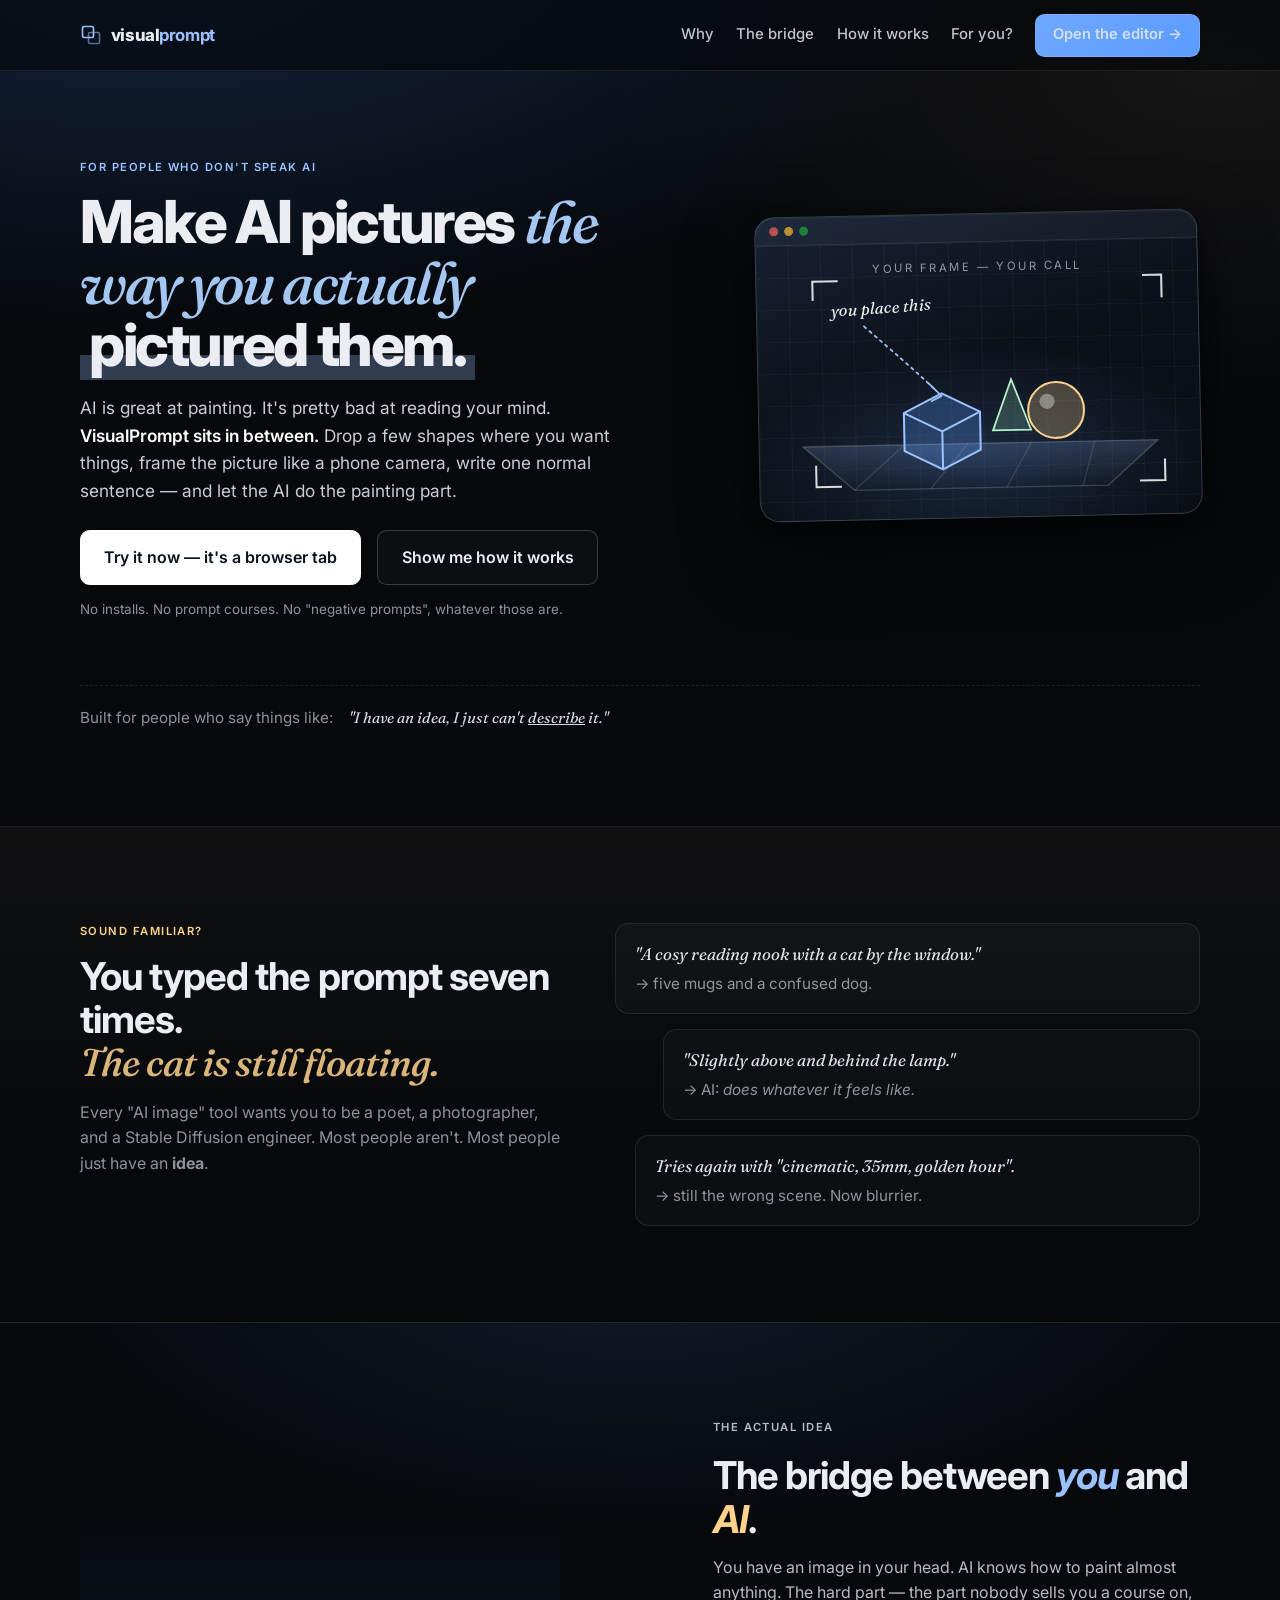
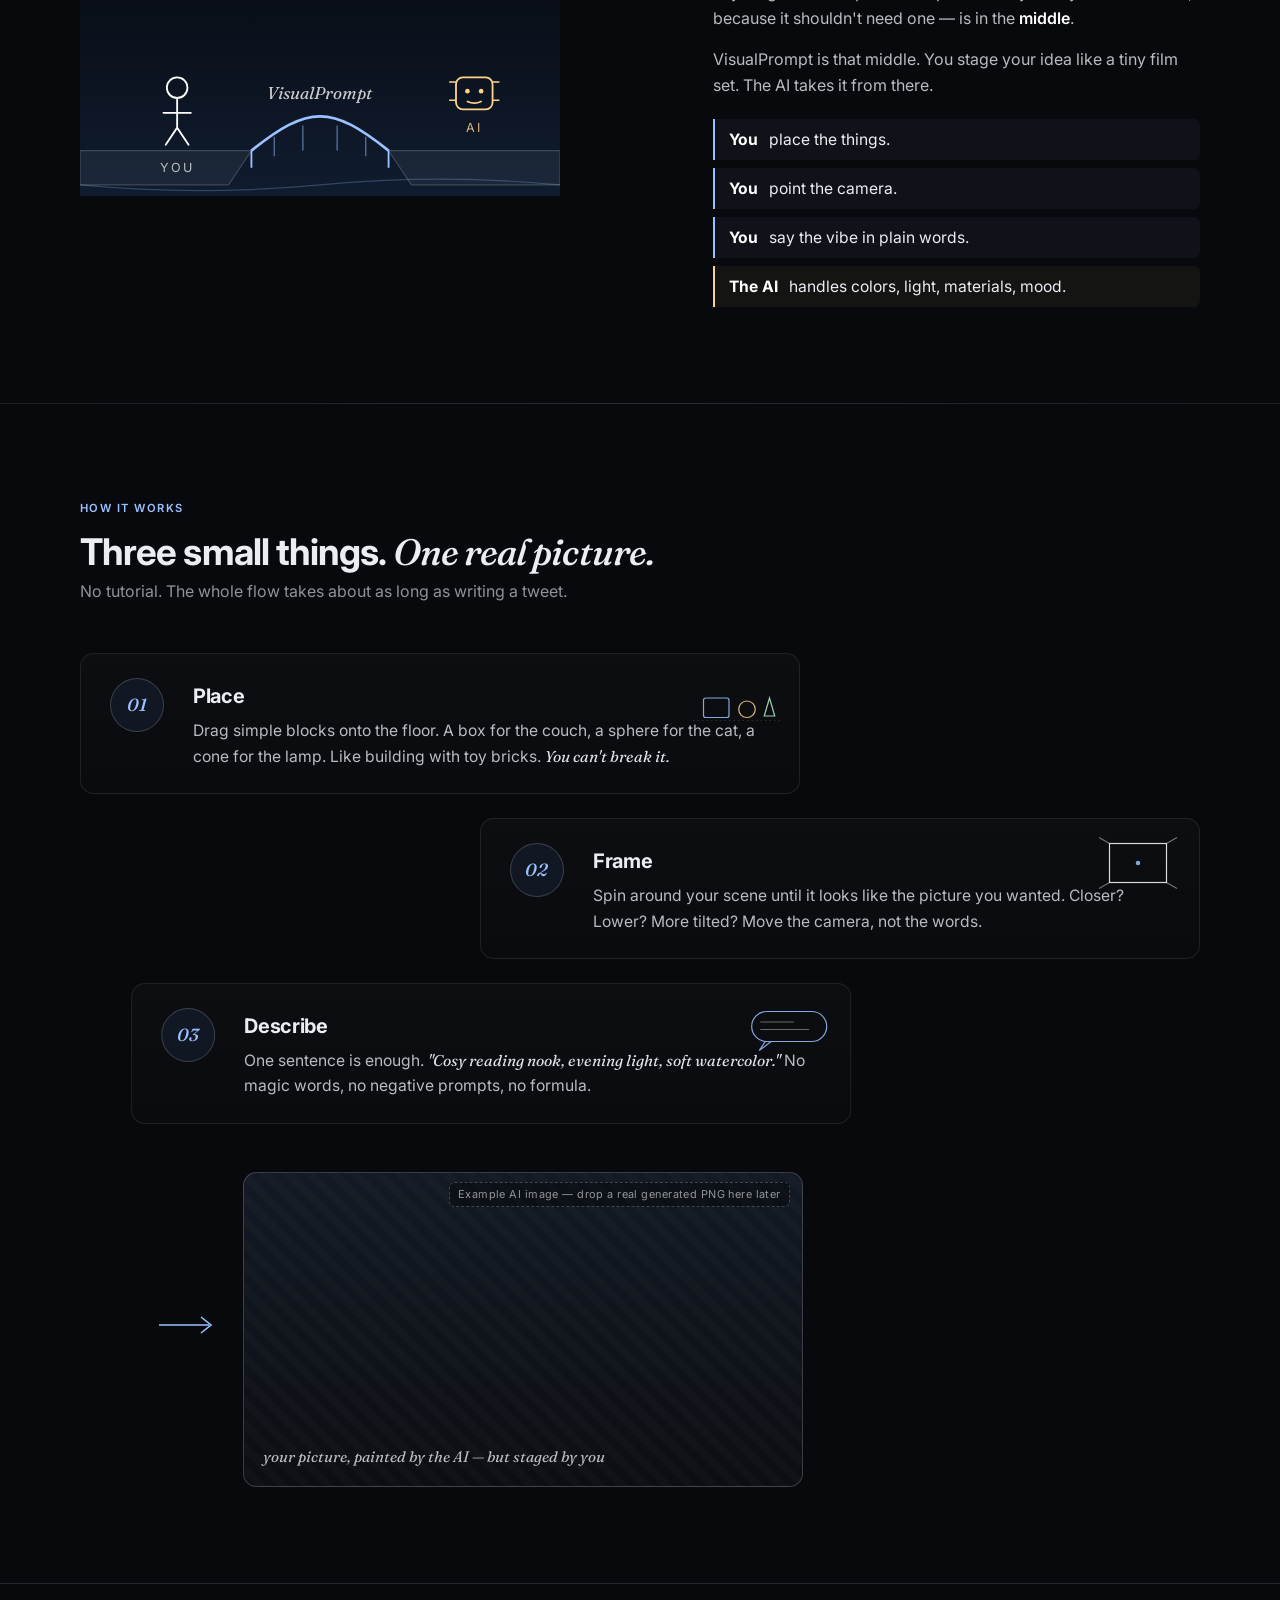
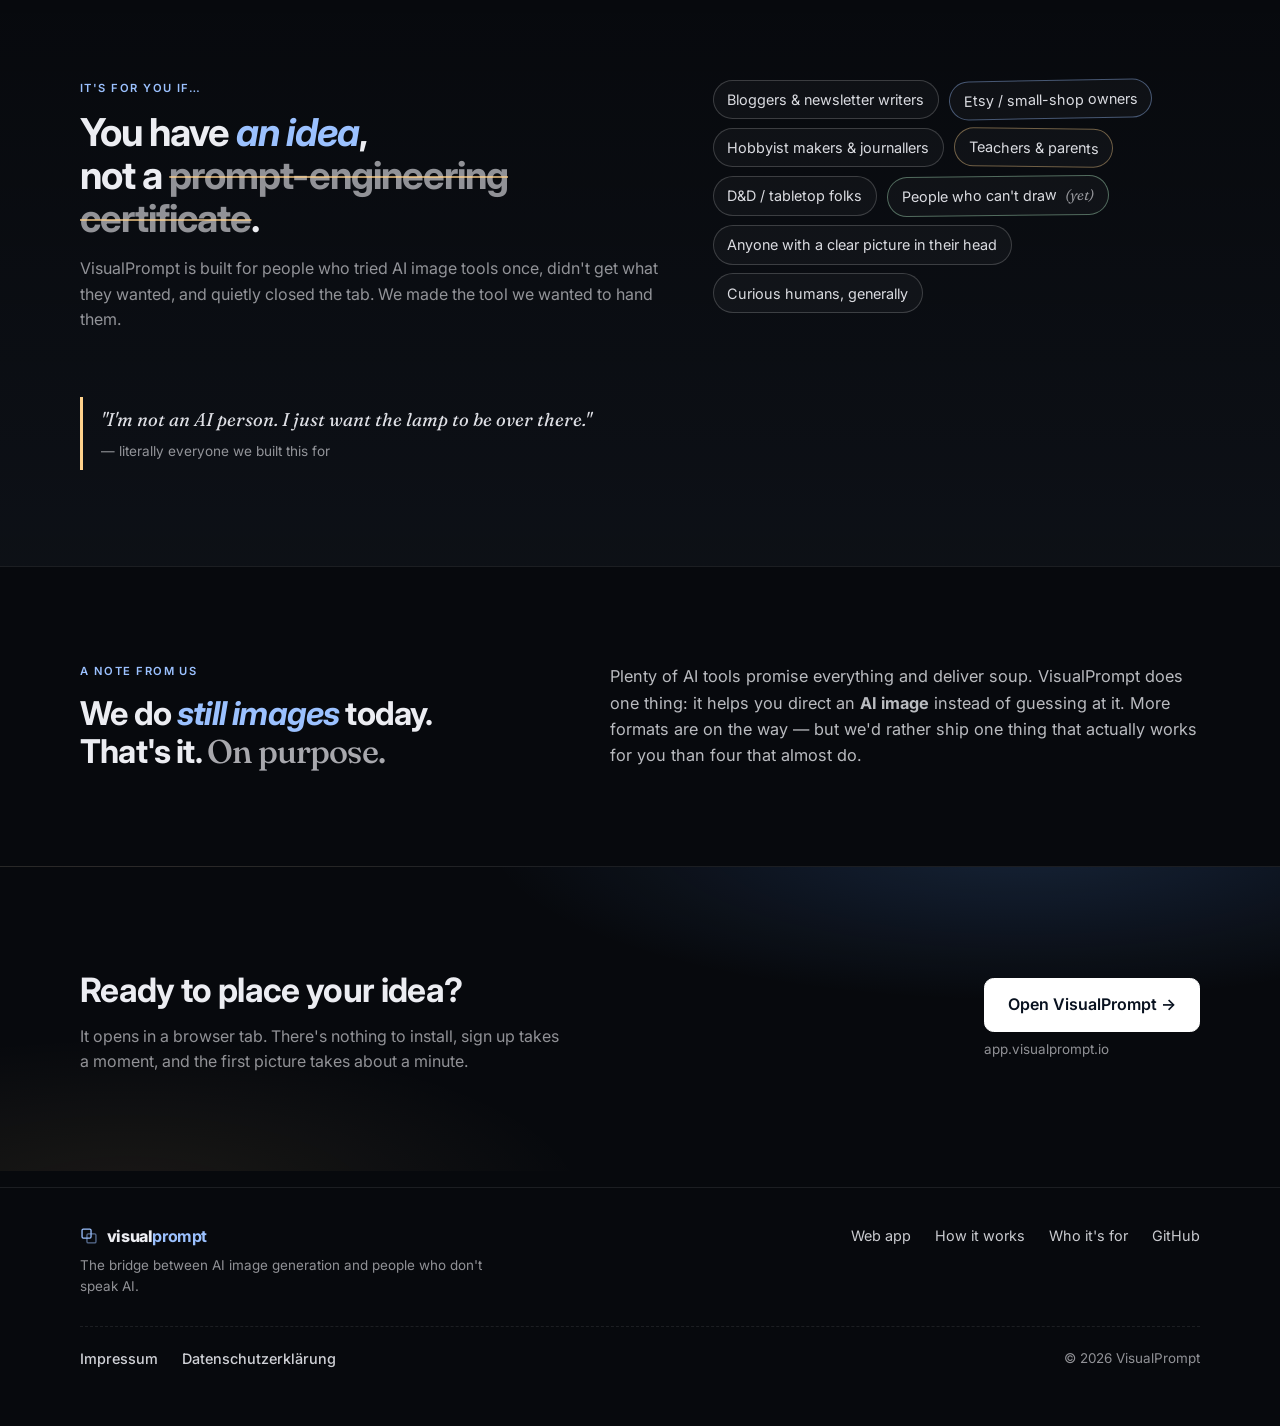
<file: site/index.html>
<!DOCTYPE html>
<html lang="en">
<head>
  <meta charset="UTF-8" />
  <meta name="viewport" content="width=device-width, initial-scale=1.0" />
  <meta name="description" content="VisualPrompt — make AI pictures the way you actually pictured them. Place objects, frame the camera, describe the vibe. No prompt-engineering required." />
  <meta property="og:title" content="VisualPrompt — make AI pictures the way you actually pictured them" />
  <meta property="og:description" content="The bridge between AI image generation and people who don't speak AI. Place. Frame. Describe. Done." />
  <meta property="og:type" content="website" />
  <meta property="og:url" content="https://visualprompt.io/" />
  <title>VisualPrompt — make AI pictures the way you actually pictured them</title>
  <link rel="preconnect" href="https://fonts.googleapis.com" />
  <link rel="preconnect" href="https://fonts.gstatic.com" crossorigin />
  <link href="https://fonts.googleapis.com/css2?family=Inter:ital,wght@0,400;0,500;0,600;0,700;0,800;1,500&family=Fraunces:ital,wght@0,500;0,700;1,500&display=swap" rel="stylesheet" />
  <link rel="stylesheet" href="styles.css" />
</head>
<body>
  <a class="skip-link" href="#main">Skip to content</a>

  <header class="site-header">
    <div class="container header-inner">
      <a class="logo" href="#top" aria-label="VisualPrompt — home">
        <span class="logo-mark" aria-hidden="true">
          <svg width="22" height="22" viewBox="0 0 22 22" fill="none" xmlns="http://www.w3.org/2000/svg">
            <rect x="2.5" y="2.5" width="11" height="11" rx="1.5" stroke="currentColor" stroke-width="1.6"/>
            <rect x="8.5" y="8.5" width="11" height="11" rx="1.5" stroke="currentColor" stroke-width="1.6" opacity="0.55"/>
          </svg>
        </span>
        <span class="logo-word">visual<span class="logo-em">prompt</span></span>
      </a>
      <nav class="nav" aria-label="Primary">
        <a href="#problem">Why</a>
        <a href="#bridge">The bridge</a>
        <a href="#how">How it works</a>
        <a href="#for-you">For you?</a>
        <a class="btn btn-primary" href="https://app.visualprompt.io/">Open the editor →</a>
      </nav>
    </div>
  </header>

  <main id="main">
    <a id="top" tabindex="-1"></a>

    <!-- HERO ============================================================ -->
    <section class="hero">
      <div class="container hero-grid">
        <div class="hero-copy">
          <p class="eyebrow">For people who don't speak AI</p>
          <h1>
            Make AI pictures
            <span class="serif"><em>the way you actually</em></span>
            <span class="hl">pictured them.</span>
          </h1>

          <p class="hero-lede">
            AI is great at painting. It's pretty bad at reading your mind.
            <strong>VisualPrompt sits in between.</strong>
            Drop a few shapes where you want things, frame the picture like a phone camera,
            write one normal sentence — and let the AI do the painting part.
          </p>

          <div class="hero-actions">
            <a class="btn btn-lg btn-inverse" href="https://app.visualprompt.io/">Try it now — it's a browser tab</a>
            <a class="btn btn-lg btn-ghost" href="#how">Show me how it works</a>
          </div>

          <p class="hero-foot small muted">
            No installs. No prompt courses. No "negative prompts", whatever those are.
          </p>
        </div>

        <!-- Asymmetric, slightly tilted product card -->
        <aside class="hero-stage" aria-label="Product preview">
          <div class="stage-frame">
            <div class="stage-chrome">
              <span></span><span></span><span></span>
            </div>
            <div class="stage-body">
              <!-- Decorative illustration: a tiny scene + camera framing -->
              <svg class="scene-illustration" viewBox="0 0 320 200" role="img" aria-label="A simple staged scene with a cube and a sphere on a ground plane, framed by a camera viewfinder">
                <defs>
                  <linearGradient id="ground" x1="0" y1="0" x2="0" y2="1">
                    <stop offset="0" stop-color="#9bbcff" stop-opacity="0.18"/>
                    <stop offset="1" stop-color="#9bbcff" stop-opacity="0"/>
                  </linearGradient>
                </defs>
                <!-- ground plane -->
                <path d="M20 150 L300 150 L260 185 L60 185 Z" fill="url(#ground)" stroke="rgba(255,255,255,0.18)"/>
                <!-- grid lines -->
                <path d="M60 185 L100 150 M120 185 L150 150 M180 185 L200 150 M240 185 L250 150" stroke="rgba(255,255,255,0.12)" stroke-width="1"/>
                <!-- cube -->
                <g transform="translate(100 95)">
                  <path d="M0 30 L30 15 L60 30 L60 60 L30 75 L0 60 Z" fill="rgba(91,156,255,0.25)" stroke="#9bc1ff" stroke-width="1.6"/>
                  <path d="M0 30 L30 45 L60 30 M30 45 L30 75" stroke="#9bc1ff" stroke-width="1.6" fill="none"/>
                </g>
                <!-- sphere -->
                <circle cx="220" cy="125" r="22" fill="rgba(255,210,140,0.25)" stroke="#ffd28c" stroke-width="1.6"/>
                <circle cx="213" cy="118" r="6" fill="rgba(255,255,255,0.35)"/>
                <!-- cone hint -->
                <path d="M170 140 L185 100 L200 140 Z" fill="rgba(178,255,200,0.18)" stroke="#b5f0c8" stroke-width="1.4"/>
                <!-- camera frame brackets -->
                <g stroke="#fff" stroke-width="1.6" fill="none" opacity="0.85">
                  <path d="M30 35 L30 20 L50 20"/>
                  <path d="M290 20 L305 20 L305 38"/>
                  <path d="M305 165 L305 182 L285 182"/>
                  <path d="M50 182 L30 182 L30 165"/>
                </g>
                <!-- caption -->
                <text x="160" y="14" text-anchor="middle" fill="rgba(255,255,255,0.55)" font-family="Inter, sans-serif" font-size="9" letter-spacing="2">YOUR FRAME — YOUR CALL</text>

                <!-- "you place this" annotation, pointing at the cube top corner -->
                <g class="scene-annotation">
                  <text x="44" y="48" fill="rgba(255,255,255,0.92)" font-family="Fraunces, Georgia, serif" font-style="italic" font-size="13" transform="rotate(-3 44 48)">you place this</text>
                  <path d="M70 56 C 92 76, 108 90, 126 108" stroke="#9bc1ff" stroke-width="1.4" fill="none" stroke-linecap="round" stroke-dasharray="2 3.5"/>
                  <path d="M120 102 L130 112 L122 116" stroke="#9bc1ff" stroke-width="1.4" fill="none" stroke-linecap="round" stroke-linejoin="round"/>
                </g>
              </svg>
            </div>
          </div>
        </aside>
      </div>

      <!-- Soft trust strip -->
      <div class="container trust-strip">
        <span>Built for people who say things like:</span>
        <em>"I have an idea, I just can't <u>describe</u> it."</em>
      </div>
    </section>

    <!-- PROBLEM / SOUND FAMILIAR ======================================== -->
    <section id="problem" class="band band-problem">
      <div class="container problem-grid">
        <div class="problem-head">
          <p class="eyebrow eyebrow-warm">Sound familiar?</p>
          <h2>
            You typed the prompt seven times.<br/>
            <span class="serif"><em>The cat is still floating.</em></span>
          </h2>
          <p class="muted">
            Every "AI image" tool wants you to be a poet, a photographer, and a Stable&nbsp;Diffusion engineer.
            Most people aren't. Most people just have an <strong>idea</strong>.
          </p>
        </div>

        <ul class="pain-list" role="list">
          <li class="pain pain-a">
            <div class="pain-quote">"A cosy reading nook with a cat by the window."</div>
            <div class="pain-result">→ five mugs and a confused dog.</div>
          </li>
          <li class="pain pain-b">
            <div class="pain-quote">"Slightly above and behind the lamp."</div>
            <div class="pain-result">→ AI: <em>does whatever it feels like.</em></div>
          </li>
          <li class="pain pain-c">
            <div class="pain-quote">Tries again with "cinematic, 35mm, golden hour".</div>
            <div class="pain-result">→ still the wrong scene. Now blurrier.</div>
          </li>
        </ul>
      </div>
    </section>

    <!-- THE BRIDGE ====================================================== -->
    <section id="bridge" class="band band-bridge">
      <div class="container bridge-grid">
        <div class="bridge-visual" aria-hidden="true">
          <svg viewBox="0 0 420 240" xmlns="http://www.w3.org/2000/svg" role="img" aria-label="A small bridge connecting a person on the left to an AI on the right">
            <defs>
              <linearGradient id="sky" x1="0" y1="0" x2="0" y2="1">
                <stop offset="0" stop-color="#1f3f6f" stop-opacity="0.0"/>
                <stop offset="1" stop-color="#1f3f6f" stop-opacity="0.35"/>
              </linearGradient>
            </defs>
            <rect x="0" y="0" width="420" height="240" fill="url(#sky)"/>

            <!-- left shore -->
            <path d="M0 200 L150 200 L130 230 L0 230 Z" fill="rgba(255,255,255,0.05)" stroke="rgba(255,255,255,0.18)"/>
            <!-- right shore -->
            <path d="M270 200 L420 200 L420 230 L290 230 Z" fill="rgba(255,255,255,0.05)" stroke="rgba(255,255,255,0.18)"/>

            <!-- bridge -->
            <path d="M150 200 C 200 160, 220 160, 270 200" stroke="#9bc1ff" stroke-width="2.4" fill="none"/>
            <path d="M150 200 L150 215 M270 200 L270 215" stroke="#9bc1ff" stroke-width="1.6"/>
            <path d="M170 188 L170 205 M195 178 L195 200 M225 178 L225 200 M250 188 L250 205" stroke="rgba(155,193,255,0.5)" stroke-width="1.2"/>

            <!-- bridge label -->
            <text x="210" y="155" text-anchor="middle" fill="rgba(255,255,255,0.78)" font-family="Fraunces, serif" font-style="italic" font-size="15">VisualPrompt</text>

            <!-- left figure (you) -->
            <g transform="translate(85 145)">
              <circle cx="0" cy="0" r="9" fill="none" stroke="#fff" stroke-width="1.6"/>
              <path d="M0 9 L0 35 M-12 22 L12 22 M-10 50 L0 35 L10 50" stroke="#fff" stroke-width="1.6" fill="none" stroke-linecap="round"/>
              <text x="0" y="74" text-anchor="middle" fill="rgba(255,255,255,0.7)" font-family="Inter, sans-serif" font-size="11" letter-spacing="2">YOU</text>
            </g>

            <!-- right figure (AI) -->
            <g transform="translate(345 150)">
              <rect x="-16" y="-14" width="32" height="28" rx="6" fill="none" stroke="#ffd28c" stroke-width="1.6"/>
              <circle cx="-6" cy="-2" r="2" fill="#ffd28c"/>
              <circle cx="6" cy="-2" r="2" fill="#ffd28c"/>
              <path d="M-6 7 Q 0 10 6 7" stroke="#ffd28c" stroke-width="1.4" fill="none" stroke-linecap="round"/>
              <path d="M-16 -10 L-22 -10 M16 -10 L22 -10 M-16 6 L-22 6 M16 6 L22 6" stroke="#ffd28c" stroke-width="1.4"/>
              <text x="0" y="34" text-anchor="middle" fill="rgba(255,210,140,0.85)" font-family="Inter, sans-serif" font-size="11" letter-spacing="2">AI</text>
            </g>

            <!-- water hint -->
            <path d="M0 230 Q 105 240 210 230 T 420 230" stroke="rgba(155,193,255,0.25)" stroke-width="1" fill="none"/>
          </svg>
        </div>

        <div class="bridge-copy">
          <p class="eyebrow">The actual idea</p>
          <h2>The bridge between <em>you</em> and <em>AI</em>.</h2>
          <p>
            You have an image in your head. AI knows how to paint almost anything.
            The hard part — the part nobody sells you a course on, because it shouldn't need one —
            is in the <strong>middle</strong>.
          </p>
          <p>
            VisualPrompt is that middle. You stage your idea like a tiny film set. The AI takes it from there.
          </p>
          <ul class="bridge-bullets" role="list">
            <li><b>You</b> place the things.</li>
            <li><b>You</b> point the camera.</li>
            <li><b>You</b> say the vibe in plain words.</li>
            <li><b>The AI</b> handles colors, light, materials, mood.</li>
          </ul>
        </div>
      </div>
    </section>

    <!-- HOW IT WORKS ==================================================== -->
    <section id="how" class="band band-how">
      <div class="container">
        <header class="section-head section-head-left">
          <p class="eyebrow">How it works</p>
          <h2>Three small things. <span class="serif"><em>One real picture.</em></span></h2>
          <p class="muted">No tutorial. The whole flow takes about as long as writing a tweet.</p>
        </header>

        <ol class="steps" role="list">
          <li class="step step-1">
            <div class="step-marker"><span>01</span></div>
            <div class="step-body">
              <h3>Place</h3>
              <p>Drag simple blocks onto the floor. A box for the couch, a sphere for the cat, a cone for the lamp. Like building with toy bricks. <em>You can't break it.</em></p>
            </div>
            <div class="step-doodle" aria-hidden="true">
              <svg viewBox="0 0 120 80" fill="none">
                <rect x="14" y="40" width="34" height="26" rx="3" stroke="#9bc1ff" stroke-width="1.6"/>
                <circle cx="72" cy="55" r="11" stroke="#ffd28c" stroke-width="1.6"/>
                <path d="M95 64 L102 40 L109 64 Z" stroke="#b5f0c8" stroke-width="1.6"/>
                <path d="M0 70 L120 70" stroke="rgba(255,255,255,0.2)" stroke-dasharray="2 4"/>
              </svg>
            </div>
          </li>

          <li class="step step-2">
            <div class="step-marker"><span>02</span></div>
            <div class="step-body">
              <h3>Frame</h3>
              <p>Spin around your scene until it looks like the picture you wanted. Closer? Lower? More tilted? Move the camera, not the words.</p>
            </div>
            <div class="step-doodle" aria-hidden="true">
              <svg viewBox="0 0 120 80" fill="none">
                <rect x="22" y="14" width="76" height="52" stroke="#fff" stroke-width="1.6"/>
                <path d="M22 14 L8 6 M98 14 L112 6 M22 66 L8 74 M98 66 L112 74" stroke="rgba(255,255,255,0.5)" stroke-width="1.4"/>
                <circle cx="60" cy="40" r="3" fill="#9bc1ff"/>
              </svg>
            </div>
          </li>

          <li class="step step-3">
            <div class="step-marker"><span>03</span></div>
            <div class="step-body">
              <h3>Describe</h3>
              <p>One sentence is enough. <em>"Cosy reading nook, evening light, soft watercolor."</em> No magic words, no negative prompts, no formula.</p>
            </div>
            <div class="step-doodle" aria-hidden="true">
              <svg viewBox="0 0 120 80" fill="none">
                <rect x="10" y="18" width="100" height="40" rx="20" stroke="#9bc1ff" stroke-width="1.6"/>
                <path d="M28 58 L20 70 L36 58" stroke="#9bc1ff" stroke-width="1.6" fill="none"/>
                <path d="M22 32 L66 32 M22 42 L86 42" stroke="rgba(255,255,255,0.45)" stroke-width="1.4" stroke-linecap="round"/>
              </svg>
            </div>
          </li>
        </ol>

        <div class="steps-result" aria-label="Example output area">
          <div class="result-arrow" aria-hidden="true">
            <svg viewBox="0 0 60 28" fill="none">
              <path d="M2 14 L52 14" stroke="#9bc1ff" stroke-width="1.6"/>
              <path d="M44 6 L54 14 L44 22" stroke="#9bc1ff" stroke-width="1.6" fill="none"/>
            </svg>
          </div>
          <div class="result-tile" data-placeholder="Example AI image — drop a real generated PNG here later">
            <span class="result-caption">your picture, painted by the AI — but staged by you</span>
          </div>
        </div>
      </div>
    </section>

    <!-- FOR YOU IF ====================================================== -->
    <section id="for-you" class="band band-foryou">
      <div class="container foryou-grid">
        <div class="foryou-copy">
          <p class="eyebrow">It's for you if…</p>
          <h2>
            You have <em>an idea</em>,
            <br/>not a <span class="strike">prompt-engineering certificate</span>.
          </h2>
          <p class="muted">
            VisualPrompt is built for people who tried AI image tools once, didn't get what they wanted,
            and quietly closed the tab. We made the tool we wanted to hand them.
          </p>
        </div>

        <ul class="chips" role="list">
          <li>Bloggers &amp; newsletter writers</li>
          <li>Etsy / small-shop owners</li>
          <li>Hobbyist makers &amp; journallers</li>
          <li>Teachers &amp; parents</li>
          <li>D&amp;D / tabletop folks</li>
          <li>People who can't draw <em>(yet)</em></li>
          <li>Anyone with a clear picture in their head</li>
          <li>Curious humans, generally</li>
        </ul>

        <aside class="foryou-quote">
          <blockquote>
            "I'm not an AI person. I just want the lamp to be <em>over there</em>."
          </blockquote>
          <p class="quote-attrib">— literally everyone we built this for</p>
        </aside>
      </div>
    </section>

    <!-- HONEST FINE PRINT =============================================== -->
    <section class="band band-honest">
      <div class="container honest-grid">
        <div>
          <p class="eyebrow">A note from us</p>
          <h2 class="honest-title">We do <em>still images</em> today. <br/>That's it. <span class="serif">On purpose.</span></h2>
        </div>
        <p class="honest-body">
          Plenty of AI tools promise everything and deliver soup. VisualPrompt does one thing:
          it helps you direct an <strong>AI image</strong> instead of guessing at it.
          More formats are on the way — but we'd rather ship one thing that actually works for you
          than four that almost do.
        </p>
      </div>
    </section>

    <!-- CTA ============================================================= -->
    <section class="band band-cta">
      <div class="container cta-inner">
        <div class="cta-copy">
          <h2>Ready to place your idea?</h2>
          <p class="muted">It opens in a browser tab. There's nothing to install, sign up takes a moment, and the first picture takes about a minute.</p>
        </div>
        <div class="cta-actions">
          <a class="btn btn-lg btn-inverse" href="https://app.visualprompt.io/">Open VisualPrompt →</a>
          <span class="cta-host small muted">app.visualprompt.io</span>
        </div>
      </div>
    </section>
  </main>

  <footer class="site-footer">
    <div class="container footer-grid">
      <div class="footer-brand">
        <div class="footer-logo logo">
          <span class="logo-mark" aria-hidden="true">
            <svg width="18" height="18" viewBox="0 0 22 22" fill="none">
              <rect x="2.5" y="2.5" width="11" height="11" rx="1.5" stroke="currentColor" stroke-width="1.6"/>
              <rect x="8.5" y="8.5" width="11" height="11" rx="1.5" stroke="currentColor" stroke-width="1.6" opacity="0.55"/>
            </svg>
          </span>
          <span class="logo-word">visual<span class="logo-em">prompt</span></span>
        </div>
        <p class="small muted">
          The bridge between AI image generation and people who don't speak AI.
        </p>
      </div>
      <nav class="footer-links" aria-label="Footer">
        <a href="https://app.visualprompt.io/">Web app</a>
        <a href="#how">How it works</a>
        <a href="#for-you">Who it's for</a>
        <a href="https://github.com/VisualPrompt-io">GitHub</a>
      </nav>
    </div>
    <div class="container footer-bottom">
      <nav class="footer-legal" aria-label="Rechtliches">
        <a href="impressum.html" hreflang="de">Impressum</a>
        <a href="datenschutz.html" hreflang="de">Datenschutzerklärung</a>
      </nav>
      <p class="footer-copyright small muted">
        © <span id="yr">2026</span> VisualPrompt
      </p>
    </div>
  </footer>

  <script>
    document.getElementById('yr').textContent = new Date().getFullYear();
  </script>
</body>
</html>
</file>
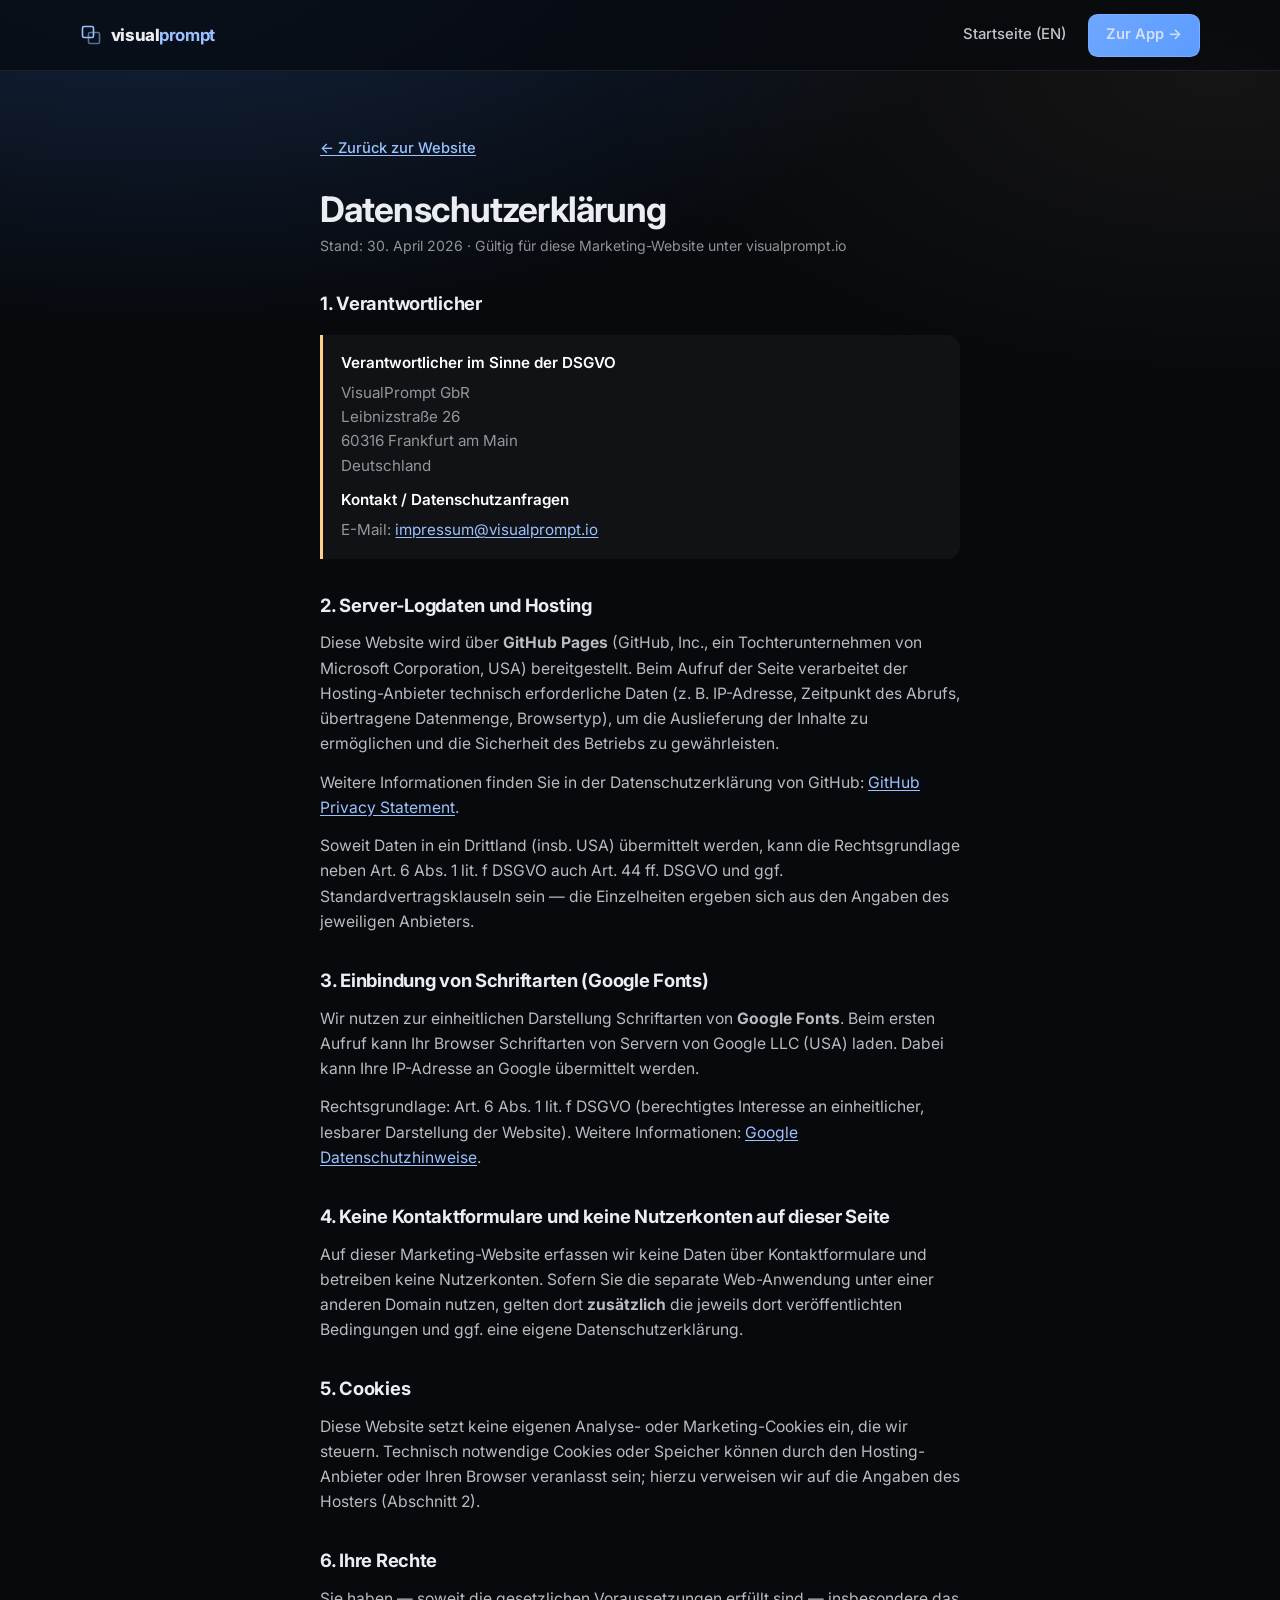
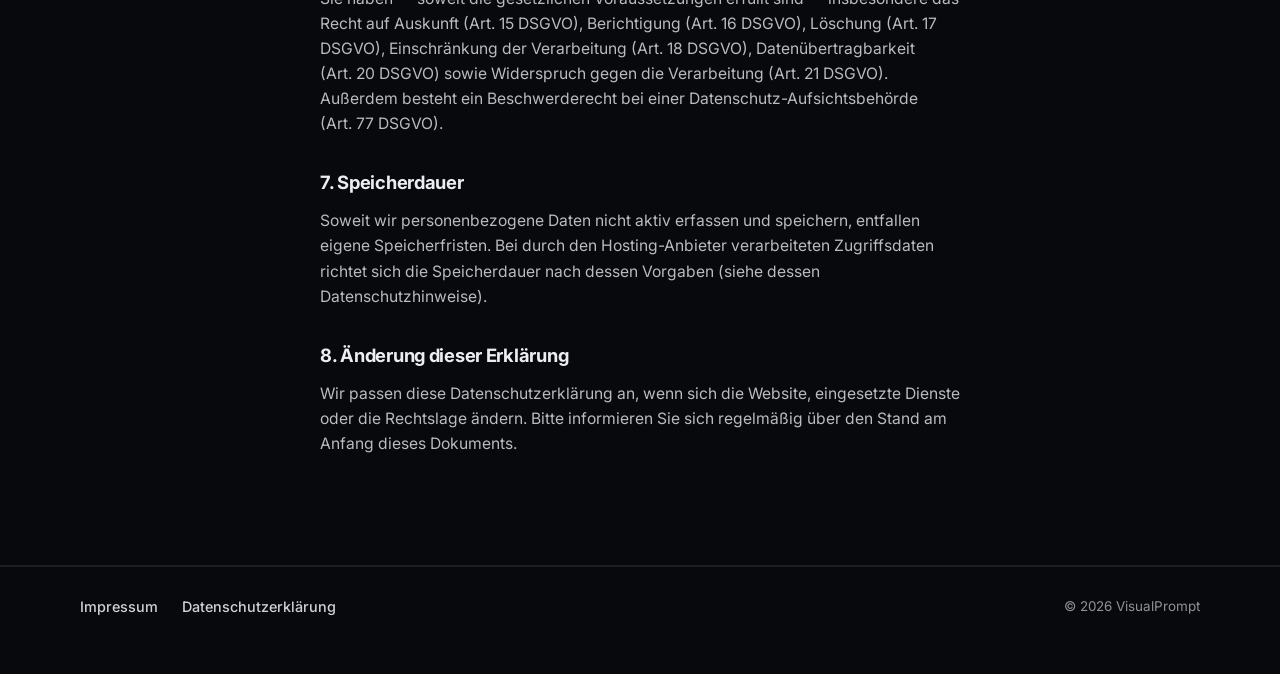
<file: site/datenschutz.html>
<!DOCTYPE html>
<html lang="de">
<head>
  <meta charset="UTF-8" />
  <meta name="viewport" content="width=device-width, initial-scale=1.0" />
  <meta name="description" content="Datenschutzerklärung für die Website visualprompt.io — Informationen zur Verarbeitung personenbezogener Daten." />
  <title>Datenschutzerklärung — VisualPrompt</title>
  <link rel="preconnect" href="https://fonts.googleapis.com" />
  <link rel="preconnect" href="https://fonts.gstatic.com" crossorigin />
  <link href="https://fonts.googleapis.com/css2?family=Inter:ital,wght@0,400;0,500;0,600;0,700;0,800;1,500&family=Fraunces:ital,wght@0,500;0,700;1,500&display=swap" rel="stylesheet" />
  <link rel="stylesheet" href="styles.css" />
</head>
<body>
  <a class="skip-link" href="#main">Zum Inhalt springen</a>

  <header class="site-header">
    <div class="container header-inner">
      <a class="logo" href="index.html" aria-label="VisualPrompt — zur Startseite">
        <span class="logo-mark" aria-hidden="true">
          <svg width="22" height="22" viewBox="0 0 22 22" fill="none" xmlns="http://www.w3.org/2000/svg">
            <rect x="2.5" y="2.5" width="11" height="11" rx="1.5" stroke="currentColor" stroke-width="1.6"/>
            <rect x="8.5" y="8.5" width="11" height="11" rx="1.5" stroke="currentColor" stroke-width="1.6" opacity="0.55"/>
          </svg>
        </span>
        <span class="logo-word">visual<span class="logo-em">prompt</span></span>
      </a>
      <nav class="nav" aria-label="Seite">
        <a href="index.html">Startseite (EN)</a>
        <a class="btn btn-primary" href="https://app.visualprompt.io/">Zur App →</a>
      </nav>
    </div>
  </header>

  <main id="main" class="legal-band legal">
    <div class="container container--narrow">
      <a class="legal-back" href="index.html">← Zurück zur Website</a>
      <h1>Datenschutzerklärung</h1>
      <p class="legal-meta">Stand: 30.&nbsp;April&nbsp;2026 · Gültig für diese Marketing-Website unter visualprompt.io</p>

      <h2>1. Verantwortlicher</h2>
      <dl class="legal-facts">
        <dt>Verantwortlicher im Sinne der DSGVO</dt>
        <dd>VisualPrompt GbR<br />Leibnizstraße 26<br />60316 Frankfurt am Main<br />Deutschland</dd>
        <dt>Kontakt / Datenschutzanfragen</dt>
        <dd>E-Mail: <a href="mailto:impressum@visualprompt.io">impressum@visualprompt.io</a></dd>
      </dl>

      <h2>2. Server-Logdaten und Hosting</h2>
      <p>
        Diese Website wird über <strong>GitHub Pages</strong> (GitHub,&nbsp;Inc., ein Tochterunternehmen von Microsoft Corporation, USA) bereitgestellt. Beim Aufruf der Seite verarbeitet der Hosting-Anbieter technisch erforderliche Daten (z.&nbsp;B. IP-Adresse, Zeitpunkt des Abrufs, übertragene Datenmenge, Browsertyp), um die Auslieferung der Inhalte zu ermöglichen und die Sicherheit des Betriebs zu gewährleisten.
      </p>
      <p>
        Weitere Informationen finden Sie in der Datenschutzerklärung von GitHub:
        <a href="https://docs.github.com/en/site-policy/privacy-policies/github-privacy-statement" rel="noopener noreferrer">GitHub Privacy Statement</a>.
      </p>
      <p>
        Soweit Daten in ein Drittland (insb. USA) übermittelt werden, kann die Rechtsgrundlage neben Art.&nbsp;6 Abs.&nbsp;1 lit.&nbsp;f DSGVO auch Art.&nbsp;44 ff. DSGVO und ggf. Standardvertragsklauseln sein — die Einzelheiten ergeben sich aus den Angaben des jeweiligen Anbieters.
      </p>

      <h2>3. Einbindung von Schriftarten (Google Fonts)</h2>
      <p>
        Wir nutzen zur einheitlichen Darstellung Schriftarten von <strong>Google Fonts</strong>. Beim ersten Aufruf kann Ihr Browser Schriftarten von Servern von Google LLC (USA) laden. Dabei kann Ihre IP-Adresse an Google übermittelt werden.
      </p>
      <p>
        Rechtsgrundlage: Art.&nbsp;6 Abs.&nbsp;1 lit.&nbsp;f DSGVO (berechtigtes Interesse an einheitlicher, lesbarer Darstellung der Website). Weitere Informationen:
        <a href="https://policies.google.com/privacy?hl=de" rel="noopener noreferrer">Google Datenschutzhinweise</a>.
      </p>

      <h2>4. Keine Kontaktformulare und keine Nutzerkonten auf dieser Seite</h2>
      <p>
        Auf dieser Marketing-Website erfassen wir keine Daten über Kontaktformulare und betreiben keine Nutzerkonten. Sofern Sie die separate Web-Anwendung unter einer anderen Domain nutzen, gelten dort <strong>zusätzlich</strong> die jeweils dort veröffentlichten Bedingungen und ggf. eine eigene Datenschutzerklärung.
      </p>

      <h2>5. Cookies</h2>
      <p>
        Diese Website setzt keine eigenen Analyse- oder Marketing-Cookies ein, die wir steuern. Technisch notwendige Cookies oder Speicher können durch den Hosting-Anbieter oder Ihren Browser veranlasst sein; hierzu verweisen wir auf die Angaben des Hosters (Abschnitt&nbsp;2).
      </p>

      <h2>6. Ihre Rechte</h2>
      <p>
        Sie haben — soweit die gesetzlichen Voraussetzungen erfüllt sind — insbesondere das Recht auf Auskunft (Art.&nbsp;15 DSGVO), Berichtigung (Art.&nbsp;16 DSGVO), Löschung (Art.&nbsp;17 DSGVO), Einschränkung der Verarbeitung (Art.&nbsp;18 DSGVO), Datenübertragbarkeit (Art.&nbsp;20 DSGVO) sowie Widerspruch gegen die Verarbeitung (Art.&nbsp;21 DSGVO). Außerdem besteht ein Beschwerderecht bei einer Datenschutz-Aufsichtsbehörde (Art.&nbsp;77 DSGVO).
      </p>

      <h2>7. Speicherdauer</h2>
      <p>
        Soweit wir personenbezogene Daten nicht aktiv erfassen und speichern, entfallen eigene Speicherfristen. Bei durch den Hosting-Anbieter verarbeiteten Zugriffsdaten richtet sich die Speicherdauer nach dessen Vorgaben (siehe dessen Datenschutzhinweise).
      </p>

      <h2>8. Änderung dieser Erklärung</h2>
      <p>
        Wir passen diese Datenschutzerklärung an, wenn sich die Website, eingesetzte Dienste oder die Rechtslage ändern. Bitte informieren Sie sich regelmäßig über den Stand am Anfang dieses Dokuments.
      </p>
    </div>
  </main>

  <footer class="site-footer site-footer--minimal">
    <div class="container footer-bottom">
      <nav class="footer-legal" aria-label="Rechtliches">
        <a href="impressum.html" hreflang="de">Impressum</a>
        <a href="datenschutz.html" hreflang="de" aria-current="page">Datenschutzerklärung</a>
      </nav>
      <p class="footer-copyright small muted">
        © <span id="yr">2026</span> VisualPrompt
      </p>
    </div>
  </footer>

  <script>
    document.getElementById("yr").textContent = new Date().getFullYear();
  </script>
</body>
</html>
</file>
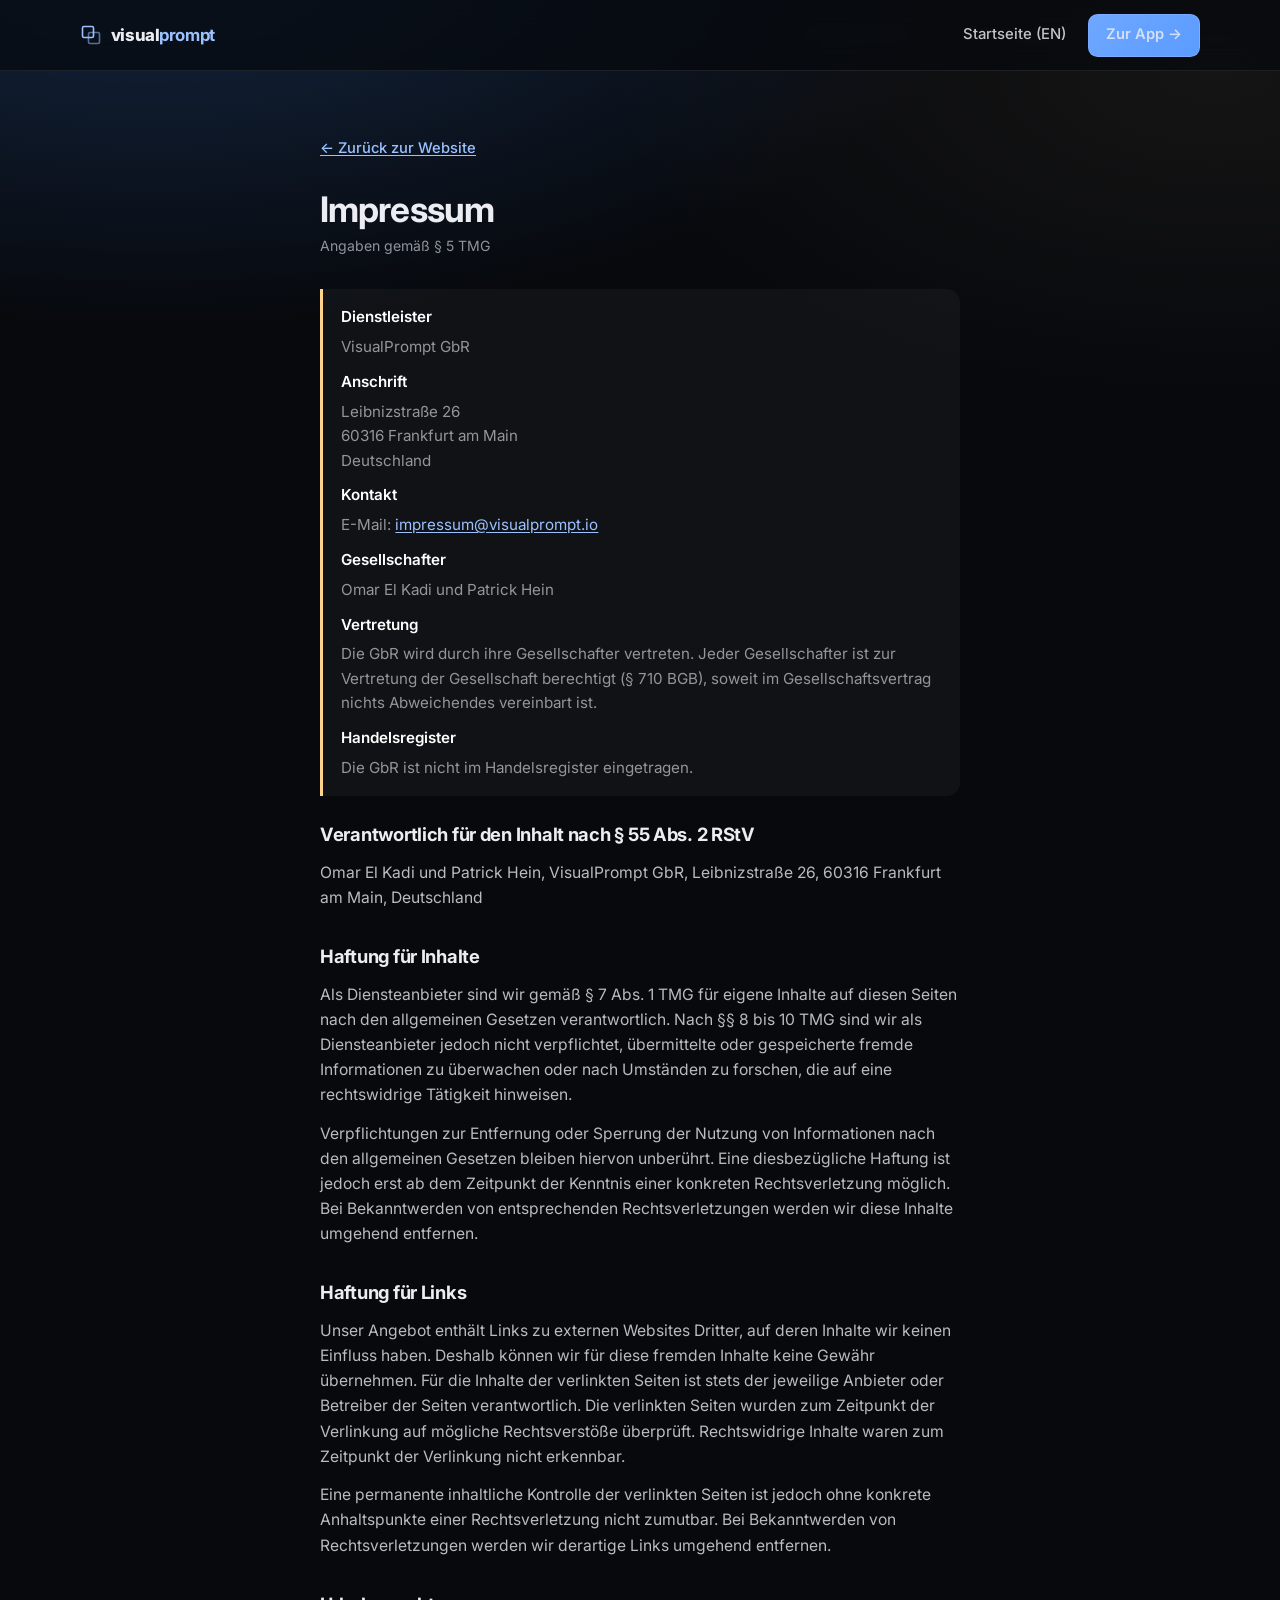
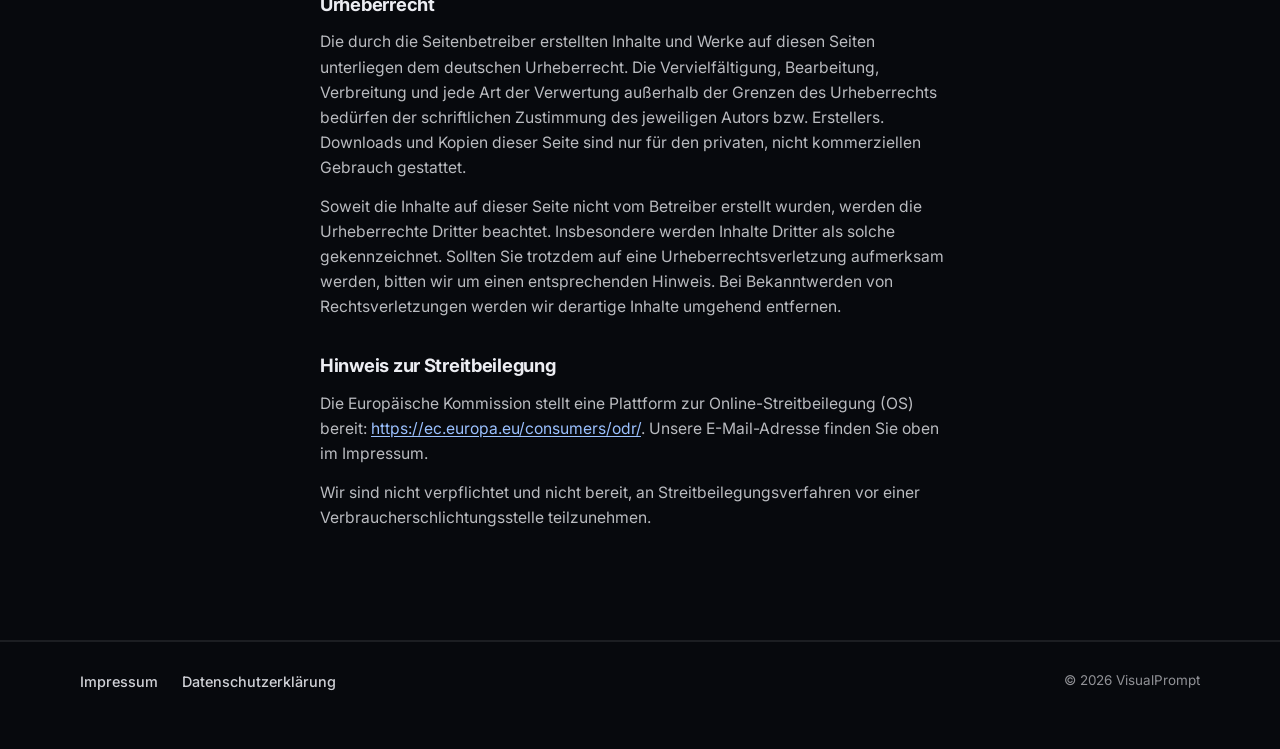
<file: site/impressum.html>
<!DOCTYPE html>
<html lang="de">
<head>
  <meta charset="UTF-8" />
  <meta name="viewport" content="width=device-width, initial-scale=1.0" />
  <meta name="description" content="Impressum von VisualPrompt — Pflichtangaben gemäß TMG und Mediendienstestaatsvertrag." />
  <title>Impressum — VisualPrompt</title>
  <link rel="preconnect" href="https://fonts.googleapis.com" />
  <link rel="preconnect" href="https://fonts.gstatic.com" crossorigin />
  <link href="https://fonts.googleapis.com/css2?family=Inter:ital,wght@0,400;0,500;0,600;0,700;0,800;1,500&family=Fraunces:ital,wght@0,500;0,700;1,500&display=swap" rel="stylesheet" />
  <link rel="stylesheet" href="styles.css" />
</head>
<body>
  <a class="skip-link" href="#main">Zum Inhalt springen</a>

  <header class="site-header">
    <div class="container header-inner">
      <a class="logo" href="index.html" aria-label="VisualPrompt — zur Startseite">
        <span class="logo-mark" aria-hidden="true">
          <svg width="22" height="22" viewBox="0 0 22 22" fill="none" xmlns="http://www.w3.org/2000/svg">
            <rect x="2.5" y="2.5" width="11" height="11" rx="1.5" stroke="currentColor" stroke-width="1.6"/>
            <rect x="8.5" y="8.5" width="11" height="11" rx="1.5" stroke="currentColor" stroke-width="1.6" opacity="0.55"/>
          </svg>
        </span>
        <span class="logo-word">visual<span class="logo-em">prompt</span></span>
      </a>
      <nav class="nav" aria-label="Seite">
        <a href="index.html">Startseite (EN)</a>
        <a class="btn btn-primary" href="https://app.visualprompt.io/">Zur App →</a>
      </nav>
    </div>
  </header>

  <main id="main" class="legal-band legal">
    <div class="container container--narrow">
      <a class="legal-back" href="index.html">← Zurück zur Website</a>
      <h1>Impressum</h1>
      <p class="legal-meta">Angaben gemäß §&nbsp;5 TMG</p>

      <dl class="legal-facts">
        <dt>Dienstleister</dt>
        <dd>VisualPrompt GbR</dd>
        <dt>Anschrift</dt>
        <dd>Leibnizstraße 26<br />60316 Frankfurt am Main<br />Deutschland</dd>
        <dt>Kontakt</dt>
        <dd>E-Mail: <a href="mailto:impressum@visualprompt.io">impressum@visualprompt.io</a></dd>
        <dt>Gesellschafter</dt>
        <dd>Omar El Kadi und Patrick Hein</dd>
        <dt>Vertretung</dt>
        <dd>
          Die GbR wird durch ihre Gesellschafter vertreten. Jeder Gesellschafter ist zur Vertretung der Gesellschaft berechtigt (§&nbsp;710 BGB), soweit im Gesellschaftsvertrag nichts Abweichendes vereinbart ist.
        </dd>
        <dt>Handelsregister</dt>
        <dd>Die GbR ist nicht im Handelsregister eingetragen.</dd>
      </dl>

      <h2>Verantwortlich für den Inhalt nach §&nbsp;55 Abs.&nbsp;2 RStV</h2>
      <p>
        Omar El Kadi und Patrick Hein, VisualPrompt GbR, Leibnizstraße 26, 60316 Frankfurt am Main, Deutschland
      </p>

      <h2>Haftung für Inhalte</h2>
      <p>
        Als Diensteanbieter sind wir gemäß §&nbsp;7 Abs.&nbsp;1 TMG für eigene Inhalte auf diesen Seiten nach den allgemeinen Gesetzen verantwortlich. Nach §§&nbsp;8 bis 10 TMG sind wir als Diensteanbieter jedoch nicht verpflichtet, übermittelte oder gespeicherte fremde Informationen zu überwachen oder nach Umständen zu forschen, die auf eine rechtswidrige Tätigkeit hinweisen.
      </p>
      <p>
        Verpflichtungen zur Entfernung oder Sperrung der Nutzung von Informationen nach den allgemeinen Gesetzen bleiben hiervon unberührt. Eine diesbezügliche Haftung ist jedoch erst ab dem Zeitpunkt der Kenntnis einer konkreten Rechtsverletzung möglich. Bei Bekanntwerden von entsprechenden Rechtsverletzungen werden wir diese Inhalte umgehend entfernen.
      </p>

      <h2>Haftung für Links</h2>
      <p>
        Unser Angebot enthält Links zu externen Websites Dritter, auf deren Inhalte wir keinen Einfluss haben. Deshalb können wir für diese fremden Inhalte keine Gewähr übernehmen. Für die Inhalte der verlinkten Seiten ist stets der jeweilige Anbieter oder Betreiber der Seiten verantwortlich. Die verlinkten Seiten wurden zum Zeitpunkt der Verlinkung auf mögliche Rechtsverstöße überprüft. Rechtswidrige Inhalte waren zum Zeitpunkt der Verlinkung nicht erkennbar.
      </p>
      <p>
        Eine permanente inhaltliche Kontrolle der verlinkten Seiten ist jedoch ohne konkrete Anhaltspunkte einer Rechtsverletzung nicht zumutbar. Bei Bekanntwerden von Rechtsverletzungen werden wir derartige Links umgehend entfernen.
      </p>

      <h2>Urheberrecht</h2>
      <p>
        Die durch die Seitenbetreiber erstellten Inhalte und Werke auf diesen Seiten unterliegen dem deutschen Urheberrecht. Die Vervielfältigung, Bearbeitung, Verbreitung und jede Art der Verwertung außerhalb der Grenzen des Urheberrechts bedürfen der schriftlichen Zustimmung des jeweiligen Autors bzw. Erstellers. Downloads und Kopien dieser Seite sind nur für den privaten, nicht kommerziellen Gebrauch gestattet.
      </p>
      <p>
        Soweit die Inhalte auf dieser Seite nicht vom Betreiber erstellt wurden, werden die Urheberrechte Dritter beachtet. Insbesondere werden Inhalte Dritter als solche gekennzeichnet. Sollten Sie trotzdem auf eine Urheberrechtsverletzung aufmerksam werden, bitten wir um einen entsprechenden Hinweis. Bei Bekanntwerden von Rechtsverletzungen werden wir derartige Inhalte umgehend entfernen.
      </p>

      <h2>Hinweis zur Streitbeilegung</h2>
      <p>
        Die Europäische Kommission stellt eine Plattform zur Online-Streitbeilegung (OS) bereit:
        <a href="https://ec.europa.eu/consumers/odr/" rel="noopener noreferrer">https://ec.europa.eu/consumers/odr/</a>.
        Unsere E-Mail-Adresse finden Sie oben im Impressum.
      </p>
      <p>
        Wir sind nicht verpflichtet und nicht bereit, an Streitbeilegungsverfahren vor einer Verbraucherschlichtungsstelle teilzunehmen.
      </p>
    </div>
  </main>

  <footer class="site-footer site-footer--minimal">
    <div class="container footer-bottom">
      <nav class="footer-legal" aria-label="Rechtliches">
        <a href="impressum.html" hreflang="de" aria-current="page">Impressum</a>
        <a href="datenschutz.html" hreflang="de">Datenschutzerklärung</a>
      </nav>
      <p class="footer-copyright small muted">
        © <span id="yr">2026</span> VisualPrompt
      </p>
    </div>
  </footer>

  <script>
    document.getElementById("yr").textContent = new Date().getFullYear();
  </script>
</body>
</html>
</file>
<file: site/styles.css>
/* =================================================================
   VisualPrompt — marketing site styles
   Tone: plain, warm, asymmetric. No template-card grid look.
   ================================================================= */

*,
*::before,
*::after {
  box-sizing: border-box;
}

:root {
  --bg-deep: #07090d;
  --bg-1: #0b0f15;
  --bg-2: #11161f;

  --text: #ecedf2;
  --text-soft: rgba(236, 237, 242, 0.78);
  --muted: rgba(236, 237, 242, 0.6);

  --line: rgba(255, 255, 255, 0.085);
  --line-strong: rgba(255, 255, 255, 0.18);

  --accent: #9bc1ff;        /* cool */
  --accent-strong: #5b9cff;
  --warm: #ffd28c;          /* warm counterpoint */
  --leaf: #b5f0c8;          /* third accent — used sparingly */

  --serif: "Fraunces", Georgia, serif;
  --sans: "Inter", system-ui, -apple-system, sans-serif;

  --radius-md: 0.85rem;
  --radius-lg: 1.25rem;

  --bg-overlay:
    radial-gradient(120% 80% at 12% -8%, rgba(31, 63, 111, 0.55) 0%, rgba(22, 40, 70, 0.0) 55%),
    radial-gradient(80% 60% at 95% 8%, rgba(255, 210, 140, 0.06) 0%, transparent 60%);
}

html { scroll-behavior: smooth; }

body {
  margin: 0;
  font-family: var(--sans);
  color: var(--text);
  background-color: var(--bg-deep);
  background-image: var(--bg-overlay);
  background-attachment: fixed;
  line-height: 1.6;
  -webkit-font-smoothing: antialiased;
  text-rendering: optimizeLegibility;
}

a { color: inherit; }

::selection { background: rgba(155, 193, 255, 0.35); color: #fff; }

/* --- skip link ---------------------------------------------------- */
.skip-link {
  position: absolute;
  left: -999rem;
  top: 0.75rem;
  padding: 0.5rem 1rem;
  background: var(--accent-strong);
  color: #fff;
  border-radius: 4px;
  z-index: 1000;
}
.skip-link:focus { left: 0.75rem; }

/* --- container ---------------------------------------------------- */
.container {
  width: min(1120px, 100% - 2.5rem);
  margin-inline: auto;
}

/* --- header ------------------------------------------------------- */
.site-header {
  position: sticky;
  top: 0;
  z-index: 50;
  border-bottom: 1px solid var(--line);
  backdrop-filter: blur(14px);
  -webkit-backdrop-filter: blur(14px);
  background: rgba(7, 9, 13, 0.7);
}

.header-inner {
  display: flex;
  align-items: center;
  justify-content: space-between;
  gap: 1rem;
  padding: 0.85rem 0;
}

.logo {
  display: inline-flex;
  align-items: center;
  gap: 0.55rem;
  font-weight: 800;
  letter-spacing: -0.025em;
  text-decoration: none;
  font-size: 1.05rem;
}

.logo-mark {
  display: inline-flex;
  color: var(--accent);
}

.logo-word { display: inline-flex; }
.logo-em {
  color: var(--accent);
  font-weight: 700;
}

.nav {
  display: flex;
  flex-wrap: wrap;
  align-items: center;
  gap: 0.6rem 1.4rem;
  font-weight: 500;
  font-size: 0.93rem;
}

.nav a {
  text-decoration: none;
  color: rgba(236, 237, 242, 0.82);
  transition: color 0.15s ease;
}
.nav a:not(.btn):hover { color: #fff; }

@media (max-width: 700px) {
  .nav a:not(.btn) { display: none; }
}

/* --- buttons ------------------------------------------------------ */
.btn {
  display: inline-flex;
  align-items: center;
  justify-content: center;
  gap: 0.4rem;
  padding: 0.55rem 1.05rem;
  border-radius: 0.6rem;
  font-weight: 600;
  font-size: 0.92rem;
  text-decoration: none;
  border: 1px solid transparent;
  cursor: pointer;
  transition: background 0.15s ease, border-color 0.15s ease, transform 0.12s ease, filter 0.15s ease;
}
.btn:active { transform: translateY(1px); }

.btn-primary {
  background: linear-gradient(135deg, #6ea7ff, var(--accent-strong));
  border-color: rgba(140, 180, 255, 0.55);
  color: #06101e;
}
.btn-primary:hover { filter: brightness(1.06); }

.btn-ghost {
  border-color: var(--line-strong);
  color: var(--text);
  background: rgba(255, 255, 255, 0.025);
}
.btn-ghost:hover {
  border-color: rgba(255, 255, 255, 0.32);
  background: rgba(255, 255, 255, 0.06);
}

.btn-lg { padding: 0.85rem 1.45rem; font-size: 1rem; }

.btn-inverse {
  background: #fff;
  color: #08111f;
  border-color: #fff;
}
.btn-inverse:hover { filter: brightness(0.97); }

/* --- shared display elements -------------------------------------- */
.eyebrow {
  margin: 0 0 0.85rem;
  font-weight: 600;
  letter-spacing: 0.13em;
  text-transform: uppercase;
  font-size: 0.7rem;
  color: var(--accent);
}
.eyebrow-warm { color: var(--warm); }

.serif {
  font-family: var(--serif);
  font-weight: 500;
}
.serif em { font-style: italic; }

em.warm { color: var(--warm); }
.hl {
  background: linear-gradient(transparent 65%, rgba(155, 193, 255, 0.28) 65%);
  padding: 0 0.15em;
}
.strike {
  text-decoration: line-through;
  text-decoration-color: rgba(255, 210, 140, 0.7);
  text-decoration-thickness: 2px;
  color: var(--muted);
}

.muted { color: var(--muted); margin: 0; }
.small { font-size: 0.84rem; }

/* --- hero --------------------------------------------------------- */
.hero {
  position: relative;
  padding: clamp(3rem, 7vw, 5.5rem) 0 clamp(3.5rem, 9vw, 6rem);
  overflow: hidden;
}

.hero-grid {
  display: grid;
  gap: clamp(2rem, 5vw, 3.5rem);
  align-items: start;
}

@media (min-width: 980px) {
  .hero-grid {
    grid-template-columns: minmax(0, 7fr) minmax(0, 5fr);
    align-items: center;
  }
}

.hero-copy h1 {
  font-size: clamp(2.1rem, 5.4vw, 3.7rem);
  line-height: 1.04;
  letter-spacing: -0.04em;
  margin: 0 0 1.15rem;
  font-weight: 800;
}

.hero-copy h1 .serif {
  display: inline;
  font-weight: 500;
  color: rgba(236, 237, 242, 0.94);
}
.hero-copy h1 em {
  font-style: italic;
  color: rgba(173, 210, 255, 0.95);
}

.hero-lede {
  margin: 0 0 1.6rem;
  font-size: 1.08rem;
  color: rgba(236, 237, 242, 0.86);
  max-width: 36rem;
}
.hero-lede strong { color: #fff; font-weight: 600; }

.hero-actions {
  display: flex;
  flex-wrap: wrap;
  gap: 0.75rem 1rem;
  margin-bottom: 0.9rem;
}

.hero-foot { margin: 0; }

/* --- hero stage (asymmetric, slightly tilted) --------------------- */
.hero-stage {
  position: relative;
  justify-self: end;
  width: 100%;
  max-width: 460px;
}

@media (min-width: 980px) {
  .hero-stage { transform: translateY(-1.5rem); }
}

.stage-frame {
  position: relative;
  border-radius: var(--radius-lg);
  overflow: hidden;
  border: 1px solid var(--line-strong);
  background:
    linear-gradient(160deg, rgba(94, 150, 255, 0.14), rgba(91, 156, 255, 0.02) 45%, rgba(7, 9, 13, 0.4)),
    var(--bg-1);
  box-shadow:
    inset 0 1px rgba(255, 255, 255, 0.06),
    0 30px 70px rgba(0, 0, 0, 0.55),
    0 6px 18px rgba(0, 0, 0, 0.35);
  transform: rotate(-1.2deg);
  transition: transform 0.4s ease;
}
.hero-stage:hover .stage-frame { transform: rotate(-0.6deg); }

.stage-chrome {
  display: flex;
  align-items: center;
  gap: 0.4rem;
  padding: 0.55rem 0.85rem;
  border-bottom: 1px solid var(--line);
  background: rgba(255, 255, 255, 0.03);
  font-size: 0.78rem;
  color: var(--muted);
}
.stage-chrome span {
  width: 9px; height: 9px; border-radius: 999px;
  background: rgba(255, 255, 255, 0.18);
}
.stage-chrome span:first-child { background: rgba(255, 95, 86, 0.7); }
.stage-chrome span:nth-child(2) { background: rgba(255, 189, 46, 0.7); }
.stage-chrome span:nth-child(3) { background: rgba(39, 201, 63, 0.55); }

.stage-body {
  position: relative;
  aspect-ratio: 16 / 10;
  background:
    radial-gradient(80% 60% at 50% 80%, rgba(91, 156, 255, 0.18), transparent 70%),
    repeating-linear-gradient(
      to right,
      rgba(255, 255, 255, 0.04) 0,
      rgba(255, 255, 255, 0.04) 1px,
      transparent 1px,
      transparent 32px
    ),
    repeating-linear-gradient(
      to bottom,
      rgba(255, 255, 255, 0.03) 0,
      rgba(255, 255, 255, 0.03) 1px,
      transparent 1px,
      transparent 32px
    );
  display: flex;
  align-items: center;
  justify-content: center;
}

.scene-illustration {
  width: 92%;
  height: auto;
}

/* Placeholder convention: any block carrying data-placeholder
   shows a soft "drop image here later" hint. Used so future
   real screenshots slot in without layout surgery. */
[data-placeholder] {
  position: relative;
}
[data-placeholder]::after {
  content: attr(data-placeholder);
  position: absolute;
  right: 0.75rem;
  top: 0.6rem;
  padding: 0.18rem 0.5rem;
  font-size: 0.68rem;
  letter-spacing: 0.04em;
  color: rgba(255, 255, 255, 0.55);
  border: 1px dashed rgba(255, 255, 255, 0.22);
  border-radius: 0.35rem;
  background: rgba(0, 0, 0, 0.35);
  pointer-events: none;
}

/* The "you place this" annotation lives inside the scene SVG itself
   (see .scene-illustration > .scene-annotation in index.html) so it
   scales with the stage at any breakpoint. No external positioning
   needed here. */

/* --- trust strip --------------------------------------------------- */
.trust-strip {
  margin-top: clamp(2.5rem, 6vw, 4rem);
  display: flex;
  flex-wrap: wrap;
  align-items: baseline;
  gap: 0.5rem 1rem;
  padding-top: 1.25rem;
  border-top: 1px dashed var(--line);
  font-size: 0.95rem;
  color: var(--muted);
}
.trust-strip em {
  font-family: var(--serif);
  font-style: italic;
  color: rgba(236, 237, 242, 0.92);
}

/* --- bands shared ------------------------------------------------- */
.band {
  padding-block: clamp(3.5rem, 9vw, 6rem);
  position: relative;
}

.section-head {
  margin-bottom: 2.5rem;
  max-width: 42rem;
}
.section-head-left { text-align: left; }
.section-head h2 {
  margin: 0 0 0.4rem;
  font-size: clamp(1.7rem, 3.2vw, 2.3rem);
  letter-spacing: -0.025em;
  line-height: 1.12;
}

/* --- problem band (asymmetric: copy left, offset cards right) ----- */
.band-problem {
  border-block: 1px solid var(--line);
  background: linear-gradient(180deg, rgba(255, 210, 140, 0.04), transparent 60%);
}

.problem-grid {
  display: grid;
  gap: clamp(2rem, 5vw, 3rem);
}

@media (min-width: 900px) {
  .problem-grid {
    grid-template-columns: minmax(0, 5fr) minmax(0, 6fr);
    align-items: start;
  }
}

.problem-head h2 {
  font-size: clamp(1.8rem, 3.4vw, 2.4rem);
  line-height: 1.12;
  letter-spacing: -0.025em;
  margin: 0 0 1rem;
}
.problem-head h2 em {
  font-style: italic;
  color: rgba(255, 210, 140, 0.85);
}

.pain-list {
  list-style: none;
  margin: 0;
  padding: 0;
  display: grid;
  gap: 0.95rem;
}

.pain {
  position: relative;
  border: 1px solid var(--line);
  border-radius: var(--radius-md);
  padding: 1.05rem 1.2rem;
  background: rgba(255, 255, 255, 0.025);
}

/* offset each pain card by a different amount for asymmetry */
.pain-a { margin-left: 0; }
.pain-b { margin-left: clamp(0.5rem, 5vw, 3rem); }
.pain-c { margin-left: clamp(0.25rem, 2vw, 1.25rem); }

.pain-quote {
  font-family: var(--serif);
  font-style: italic;
  font-size: 1.05rem;
  color: rgba(236, 237, 242, 0.95);
  margin-bottom: 0.25rem;
}
.pain-result {
  color: var(--muted);
  font-size: 0.95rem;
}

/* --- bridge band -------------------------------------------------- */
.band-bridge {
  background:
    radial-gradient(70% 60% at 50% -10%, rgba(91, 156, 255, 0.12), transparent 65%),
    transparent;
  border-bottom: 1px solid var(--line);
}

.bridge-grid {
  display: grid;
  gap: clamp(2rem, 5vw, 3rem);
  align-items: center;
}

@media (min-width: 900px) {
  .bridge-grid {
    grid-template-columns: minmax(0, 6fr) minmax(0, 5fr);
  }
}

.bridge-visual svg {
  width: 100%;
  height: auto;
  max-width: 480px;
}

.bridge-copy h2 {
  font-size: clamp(1.8rem, 3.5vw, 2.4rem);
  letter-spacing: -0.025em;
  line-height: 1.15;
  margin: 0 0 0.85rem;
}
.bridge-copy h2 em { font-style: italic; color: var(--accent); }
.bridge-copy h2 em + em { color: var(--warm); }

.bridge-copy p {
  margin: 0 0 1rem;
  color: var(--text-soft);
}
.bridge-copy p strong { color: #fff; font-weight: 600; }

.bridge-bullets {
  list-style: none;
  padding: 0;
  margin: 1.25rem 0 0;
  display: grid;
  gap: 0.5rem;
  font-size: 0.98rem;
}
.bridge-bullets li {
  padding: 0.5rem 0.9rem;
  border-left: 2px solid var(--accent);
  background: rgba(155, 193, 255, 0.05);
  border-radius: 0 0.4rem 0.4rem 0;
}
.bridge-bullets li b { font-weight: 700; color: #fff; margin-right: 0.4rem; }
.bridge-bullets li:last-child {
  border-left-color: var(--warm);
  background: rgba(255, 210, 140, 0.05);
}

/* --- how it works (staggered, not 3 equal cards) ------------------ */
.band-how .section-head { margin-bottom: clamp(2rem, 5vw, 3rem); }

.steps {
  list-style: none;
  margin: 0;
  padding: 0;
  display: grid;
  gap: clamp(1rem, 3vw, 1.5rem);
}

.step {
  position: relative;
  display: grid;
  grid-template-columns: 4.5rem 1fr;
  gap: 1.25rem;
  padding: 1.5rem 1.5rem 1.5rem 1.25rem;
  border: 1px solid var(--line);
  border-radius: var(--radius-md);
  background:
    linear-gradient(180deg, rgba(255, 255, 255, 0.025), rgba(255, 255, 255, 0.012));
}

@media (min-width: 820px) {
  .steps {
    grid-template-columns: 1fr;
  }
  .step {
    width: clamp(60%, 70%, 720px);
  }
  .step-1 { justify-self: start; transform: translateX(0); }
  .step-2 { justify-self: end;   transform: translateX(0); }
  .step-3 { justify-self: start; transform: translateX(clamp(1rem, 4vw, 4rem)); }
}

.step-marker {
  display: flex;
  align-items: flex-start;
  justify-content: center;
}
.step-marker span {
  display: inline-flex;
  align-items: center;
  justify-content: center;
  width: 3.4rem;
  height: 3.4rem;
  border-radius: 999px;
  border: 1px solid var(--line-strong);
  background: rgba(91, 156, 255, 0.08);
  color: var(--accent);
  font-family: var(--serif);
  font-style: italic;
  font-weight: 500;
  font-size: 1.1rem;
  letter-spacing: 0.02em;
}

.step-body h3 {
  margin: 0.15rem 0 0.4rem;
  font-size: 1.25rem;
  letter-spacing: -0.015em;
}
.step-body p {
  margin: 0;
  color: var(--text-soft);
  font-size: 0.98rem;
  max-width: 38rem;
}
.step-body p em { font-family: var(--serif); font-style: italic; color: rgba(236, 237, 242, 0.95); }

.step-doodle {
  position: absolute;
  top: 0.9rem;
  right: 1rem;
  width: 90px;
  opacity: 0.85;
}
.step-doodle svg { width: 100%; height: auto; }

@media (max-width: 600px) { .step-doodle { display: none; } }

/* --- result tile under steps -------------------------------------- */
.steps-result {
  margin-top: clamp(2rem, 5vw, 3rem);
  display: grid;
  align-items: center;
  gap: 1rem;
  grid-template-columns: 1fr;
}

@media (min-width: 820px) {
  .steps-result {
    grid-template-columns: 70px 1fr;
    margin-left: clamp(1rem, 6vw, 5rem);
  }
}

.result-arrow svg { width: 100%; max-width: 60px; height: auto; }

.result-tile {
  position: relative;
  border: 1px solid var(--line-strong);
  border-radius: var(--radius-md);
  background:
    repeating-linear-gradient(
      45deg,
      rgba(255, 255, 255, 0.025) 0 8px,
      rgba(255, 255, 255, 0.04) 8px 16px
    ),
    linear-gradient(180deg, rgba(91, 156, 255, 0.08), transparent);
  aspect-ratio: 16 / 9;
  max-width: 560px;
  padding: 1rem 1.2rem;
  display: flex;
  align-items: flex-end;
}
.result-caption {
  font-family: var(--serif);
  font-style: italic;
  font-size: 0.95rem;
  color: rgba(236, 237, 242, 0.78);
}

/* --- for-you band ------------------------------------------------- */
.band-foryou {
  border-block: 1px solid var(--line);
  background: linear-gradient(180deg, transparent, rgba(155, 193, 255, 0.04));
}

.foryou-grid {
  display: grid;
  gap: clamp(2rem, 5vw, 3rem);
  align-items: start;
}

@media (min-width: 900px) {
  .foryou-grid {
    grid-template-columns: minmax(0, 6fr) minmax(0, 5fr);
    grid-template-areas:
      "copy   chips"
      "quote  chips";
  }
  .foryou-copy  { grid-area: copy; }
  .chips        { grid-area: chips; align-self: start; }
  .foryou-quote { grid-area: quote; }
}

.foryou-copy h2 {
  font-size: clamp(1.8rem, 3.4vw, 2.4rem);
  line-height: 1.12;
  letter-spacing: -0.025em;
  margin: 0 0 1rem;
}
.foryou-copy h2 em { font-style: italic; color: var(--accent); }

.chips {
  list-style: none;
  margin: 0;
  padding: 0;
  display: flex;
  flex-wrap: wrap;
  gap: 0.55rem 0.6rem;
  max-width: 30rem;
}
.chips li {
  padding: 0.45rem 0.85rem;
  border: 1px solid var(--line-strong);
  border-radius: 999px;
  font-size: 0.9rem;
  color: rgba(236, 237, 242, 0.92);
  background: rgba(255, 255, 255, 0.03);
  white-space: nowrap;
}
.chips li:nth-child(2) { transform: rotate(-1deg); border-color: rgba(155, 193, 255, 0.4); }
.chips li:nth-child(4) { transform: rotate(0.6deg); border-color: rgba(255, 210, 140, 0.4); }
.chips li:nth-child(6) { transform: rotate(-0.7deg); border-color: rgba(181, 240, 200, 0.4); }
.chips li em { font-family: var(--serif); font-style: italic; color: var(--muted); margin-left: 0.3em; }

.foryou-quote {
  margin-top: 1rem;
  border-left: 3px solid var(--warm);
  padding: 0.5rem 0 0.5rem 1.1rem;
  max-width: 32rem;
}
.foryou-quote blockquote {
  margin: 0;
  font-family: var(--serif);
  font-style: italic;
  font-size: 1.15rem;
  color: rgba(236, 237, 242, 0.94);
}
.quote-attrib {
  margin: 0.4rem 0 0;
  color: var(--muted);
  font-size: 0.85rem;
}

/* --- honest fine print ------------------------------------------- */
.band-honest {
  background: linear-gradient(180deg, transparent, rgba(7, 9, 13, 0.6));
}

.honest-grid {
  display: grid;
  gap: clamp(1.25rem, 3vw, 2.5rem);
  align-items: start;
}

@media (min-width: 820px) {
  .honest-grid { grid-template-columns: minmax(0, 5fr) minmax(0, 6fr); }
}

.honest-title {
  margin: 0;
  font-size: clamp(1.6rem, 3vw, 2.05rem);
  letter-spacing: -0.025em;
  line-height: 1.15;
}
.honest-title em { font-style: italic; color: var(--accent); }
.honest-title .serif { color: rgba(236, 237, 242, 0.7); }

.honest-body {
  margin: 0;
  color: var(--text-soft);
  font-size: 1.02rem;
  max-width: 44rem;
}

/* --- CTA ---------------------------------------------------------- */
.band-cta {
  border-top: 1px solid var(--line);
  background:
    radial-gradient(70% 90% at 80% -10%, rgba(91, 156, 255, 0.18), transparent 60%),
    radial-gradient(60% 90% at 10% 110%, rgba(255, 210, 140, 0.08), transparent 60%);
}

.cta-inner {
  display: flex;
  flex-wrap: wrap;
  align-items: center;
  justify-content: space-between;
  gap: 1.5rem 2rem;
}

.cta-copy h2 {
  margin: 0 0 0.4rem;
  font-size: clamp(1.5rem, 3vw, 2.1rem);
  letter-spacing: -0.02em;
}
.cta-copy p { max-width: 30rem; }

.cta-actions {
  display: flex;
  flex-direction: column;
  align-items: flex-start;
  gap: 0.4rem;
}

/* --- footer ------------------------------------------------------- */
.site-footer {
  border-top: 1px solid var(--line);
  padding: 2.25rem 0 0;
  margin-top: 1rem;
  font-size: 0.9rem;
}

.footer-grid {
  display: flex;
  flex-wrap: wrap;
  justify-content: space-between;
  gap: 1.5rem;
  align-items: flex-start;
}

.footer-brand p { max-width: 26rem; }

.footer-logo {
  margin-bottom: 0.35rem;
  font-size: 1rem;
}

.footer-links {
  display: flex;
  flex-wrap: wrap;
  gap: 1rem 1.5rem;
  align-items: center;
}
.footer-links a {
  color: rgba(236, 237, 242, 0.85);
  text-decoration: none;
}
.footer-links a:hover { color: #fff; }

.footer-bottom {
  margin-top: 1.75rem;
  padding: 1.25rem 0 clamp(2.25rem, 5vw, 3.5rem);
  border-top: 1px dashed var(--line);
  display: flex;
  flex-wrap: wrap;
  align-items: center;
  justify-content: space-between;
  gap: 1rem 1.5rem;
}

.footer-legal {
  display: flex;
  flex-wrap: wrap;
  gap: 0.75rem 1.5rem;
}

.footer-legal a {
  color: rgba(236, 237, 242, 0.88);
  text-decoration: none;
  font-weight: 500;
}

.footer-legal a:hover {
  color: #fff;
}

.footer-copyright {
  margin: 0;
}

/* Legal subpages: footer is only bottom bar — give it breathing room */
.site-footer--minimal {
  border-top: 1px solid var(--line);
  margin-top: 0;
  padding-top: 0;
}

.site-footer--minimal .footer-bottom {
  margin-top: 0;
  border-top: none;
  padding-top: 1.75rem;
}

/* --- legal subpages (Impressum / Datenschutz) --------------------- */
.legal-band {
  padding: clamp(2.25rem, 6vw, 4rem) 0 clamp(3rem, 10vw, 6rem);
  border-bottom: 1px solid var(--line);
}

.legal .container--narrow {
  width: min(40rem, 100% - 2.5rem);
  margin-inline: auto;
}

.legal-back {
  display: inline-block;
  margin-bottom: 1.75rem;
  font-weight: 500;
  font-size: 0.92rem;
  color: var(--accent);
  text-decoration: none;
}

.legal-back:hover {
  color: #fff;
}

.legal h1 {
  margin: 0 0 0.35rem;
  font-size: clamp(1.65rem, 3.5vw, 2.2rem);
  letter-spacing: -0.025em;
  line-height: 1.15;
}

.legal .legal-meta {
  margin: 0 0 2rem;
  font-size: 0.88rem;
  color: var(--muted);
}

.legal h2 {
  margin: 2rem 0 0.65rem;
  font-size: 1.15rem;
  font-weight: 700;
  letter-spacing: -0.015em;
}

.legal h2:first-of-type {
  margin-top: 1.5rem;
}

.legal p,
.legal li {
  margin: 0 0 0.85rem;
  color: var(--text-soft);
  font-size: 0.98rem;
}

.legal ul {
  margin: 0 0 0.85rem;
  padding-left: 1.25rem;
}

.legal a {
  color: var(--accent);
  text-decoration: underline;
  text-underline-offset: 0.15em;
}

.legal a:hover {
  color: #fff;
}

.legal .placeholder-notice {
  margin: 1.5rem 0 1.75rem;
  padding: 1rem 1.15rem;
  border-radius: var(--radius-md);
  border: 1px solid rgba(255, 210, 140, 0.35);
  background: rgba(255, 210, 140, 0.06);
  font-size: 0.92rem;
  color: rgba(236, 237, 242, 0.88);
}

.legal .legal-facts,
.legal .legal-placeholder {
  margin: 1rem 0;
  padding: 1rem 1.15rem;
  border-left: 3px solid var(--warm);
  background: rgba(255, 255, 255, 0.04);
  border-radius: 0 var(--radius-md) var(--radius-md) 0;
  font-size: 0.95rem;
  color: rgba(236, 237, 242, 0.9);
}

.legal .legal-facts dt,
.legal .legal-placeholder dt {
  font-weight: 600;
  color: #fff;
  margin-top: 0.65rem;
}

.legal .legal-facts dt:first-child,
.legal .legal-placeholder dt:first-child {
  margin-top: 0;
}

.legal .legal-facts dd,
.legal .legal-placeholder dd {
  margin: 0.35rem 0 0;
  color: var(--muted);
}

/* --- a11y / motion ------------------------------------------------ */
@media (prefers-reduced-motion: reduce) {
  html { scroll-behavior: auto; }
  .stage-frame { transform: none; }
  .chips li { transform: none !important; }
}
</file>
